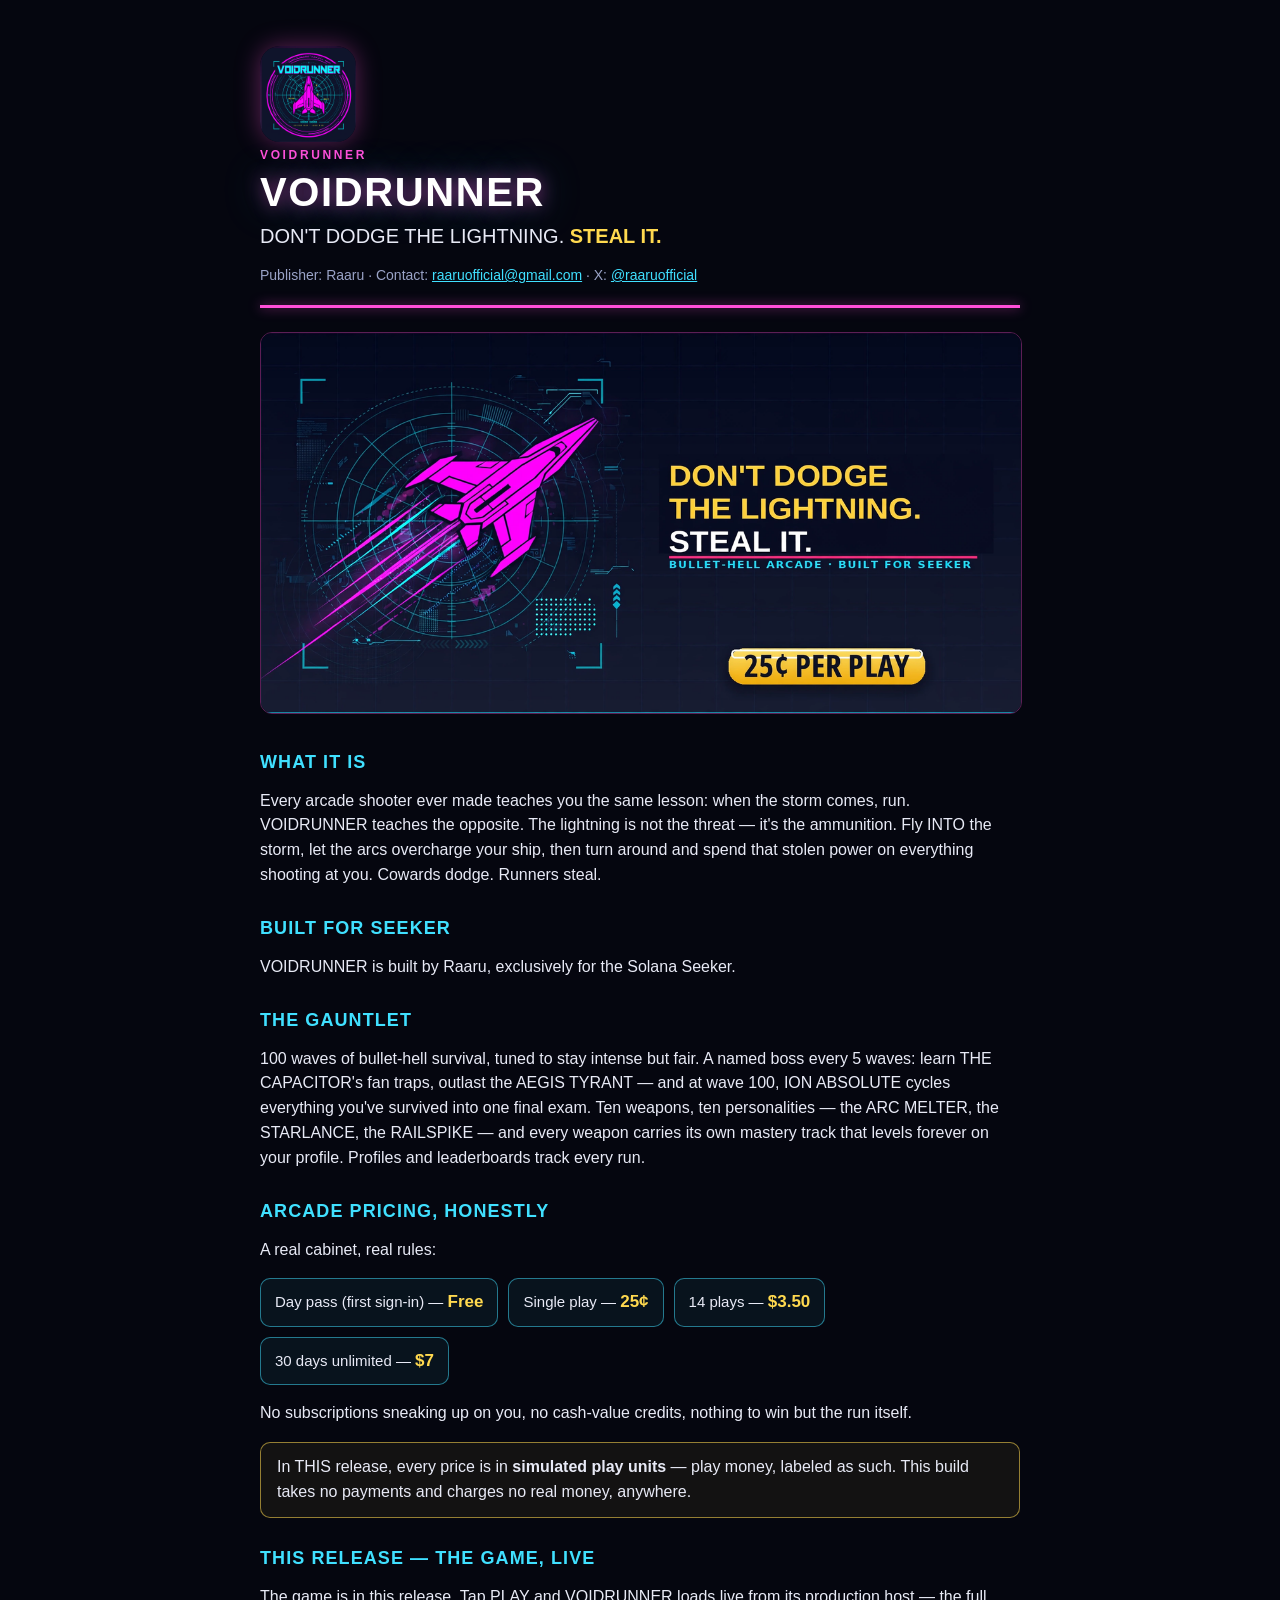
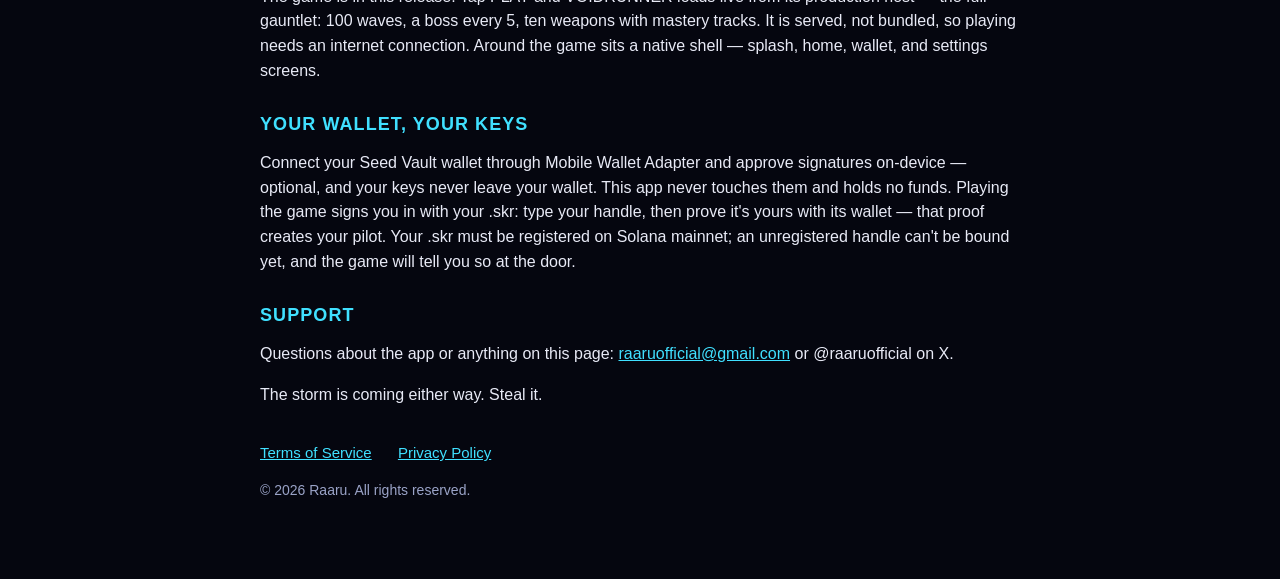
<file: docs/index.html>
<!DOCTYPE html>
<html lang="en">
<head>
<meta charset="utf-8">
<meta name="viewport" content="width=device-width, initial-scale=1">
<title>VOIDRUNNER — Don't dodge the lightning. Steal it.</title>
<meta name="description" content="VOIDRUNNER is a bullet-hell arcade survival game built by Raaru exclusively for the Solana Seeker. 25¢ a play. The full game is in this release — tap PLAY and it loads live.">
<link rel="icon" type="image/png" href="icon-512.png">
<style>
  :root { color-scheme: dark; }
  body { background:#05060f; color:#e8eaf6; font-family: Arial, Helvetica, sans-serif; margin:0; }
  main { max-width: 760px; margin: 0 auto; padding: 40px 22px 64px; }
  .kicker { color:#ff4fd8; font-weight:bold; letter-spacing:.22em; font-size:12px; text-transform:uppercase; }
  h1 { font-size: 40px; margin: 8px 0 4px; letter-spacing:.04em; color:#ffffff; text-shadow: 0 0 18px rgba(255,79,216,.55), 0 0 42px rgba(64,224,255,.35); }
  h2 { font-size: 18px; margin: 30px 0 8px; color:#40e0ff; letter-spacing:.06em; text-transform:uppercase; }
  p, li { font-size: 16px; line-height: 1.55; }
  .meta { color:#9aa3c7; font-size: 14px; }
  hr { border: none; border-top: 3px solid #ff4fd8; margin: 18px 0 6px; box-shadow: 0 0 12px rgba(255,79,216,.6); }
  a { color:#40e0ff; }
  .icon { width: 96px; height: 96px; border-radius: 20px; margin: 6px 0 2px; box-shadow: 0 0 24px rgba(255,79,216,.35); }
  .banner { width: 100%; height: auto; border-radius: 12px; margin: 18px 0 4px; border: 1px solid rgba(255,79,216,.35); }
  .tagline { font-size: 20px; line-height: 1.5; margin: 6px 0 2px; }
  .tagline strong { color:#ffd94f; }
  .prices { display:flex; flex-wrap:wrap; gap:10px; margin: 14px 0 4px; padding:0; list-style:none; }
  .prices li { border:1px solid rgba(64,224,255,.5); border-radius:10px; padding:10px 14px; font-size:15px; background:rgba(64,224,255,.06); }
  .prices li strong { color:#ffd94f; font-size:17px; }
  .honest { border:1px solid rgba(255,217,79,.55); border-radius:10px; padding:12px 16px; background:rgba(255,217,79,.06); }
  .docs { font-size: 15px; margin-top: 34px; }
  .docs a { margin-right: 22px; }
</style>
</head>
<body>
<main>
  <img class="icon" src="icon-512.png" alt="VOIDRUNNER app icon" width="96" height="96">
  <div class="kicker">Voidrunner</div>
  <h1>VOIDRUNNER</h1>
  <p class="tagline">DON'T DODGE THE LIGHTNING. <strong>STEAL IT.</strong></p>
  <p class="meta">Publisher: Raaru · Contact: <a href="mailto:raaruofficial@gmail.com">raaruofficial@gmail.com</a> · X: <a href="https://x.com/raaruofficial">@raaruofficial</a></p>
  <hr>
  <img class="banner" src="banner-25c-v2.png" alt="VOIDRUNNER — 25¢ per play" width="1200" height="600">

  <h2>What it is</h2>
  <p>Every arcade shooter ever made teaches you the same lesson: when the storm comes, run. VOIDRUNNER teaches the opposite. The lightning is not the threat — it's the ammunition. Fly INTO the storm, let the arcs overcharge your ship, then turn around and spend that stolen power on everything shooting at you. Cowards dodge. Runners steal.</p>

  <h2>Built for Seeker</h2>
  <p>VOIDRUNNER is built by Raaru, exclusively for the Solana Seeker.</p>

  <h2>The Gauntlet</h2>
  <p>100 waves of bullet-hell survival, tuned to stay intense but fair. A named boss every 5 waves: learn THE CAPACITOR's fan traps, outlast the AEGIS TYRANT — and at wave 100, ION ABSOLUTE cycles everything you've survived into one final exam. Ten weapons, ten personalities — the ARC MELTER, the STARLANCE, the RAILSPIKE — and every weapon carries its own mastery track that levels forever on your profile. Profiles and leaderboards track every run.</p>

  <h2>Arcade pricing, honestly</h2>
  <p>A real cabinet, real rules:</p>
  <ul class="prices">
    <li>Day pass (first sign-in) — <strong>Free</strong></li>
    <li>Single play — <strong>25¢</strong></li>
    <li>14 plays — <strong>$3.50</strong></li>
    <li>30 days unlimited — <strong>$7</strong></li>
  </ul>
  <p>No subscriptions sneaking up on you, no cash-value credits, nothing to win but the run itself.</p>
  <p class="honest">In THIS release, every price is in <strong>simulated play units</strong> — play money, labeled as such. This build takes no payments and charges no real money, anywhere.</p>

  <h2>This release — the game, live</h2>
  <p>The game is in this release. Tap PLAY and VOIDRUNNER loads live from its production host — the full gauntlet: 100 waves, a boss every 5, ten weapons with mastery tracks. It is served, not bundled, so playing needs an internet connection. Around the game sits a native shell — splash, home, wallet, and settings screens.</p>

  <h2>Your wallet, your keys</h2>
  <p>Connect your Seed Vault wallet through Mobile Wallet Adapter and approve signatures on-device — optional, and your keys never leave your wallet. This app never touches them and holds no funds. Playing the game signs you in with your .skr: type your handle, then prove it's yours with its wallet — that proof creates your pilot. Your .skr must be registered on Solana mainnet; an unregistered handle can't be bound yet, and the game will tell you so at the door.</p>

  <h2>Support</h2>
  <p>Questions about the app or anything on this page: <a href="mailto:raaruofficial@gmail.com">raaruofficial@gmail.com</a> or @raaruofficial on X.</p>
  <p>The storm is coming either way. Steal it.</p>

  <p class="docs"><a href="https://muse.ai/s/voidrunner-terms-of-service-ei6vxqtxkxmmco/YlkZ14ZOJRnz9gtyq9zh4Osd0NxA1KsbHwy3a7jfmQ8">Terms of Service</a> <a href="https://muse.ai/s/voidrunner-privacy-policy-vxa6vxfxbyxqa2p/YFyKb8Ktbd3SqsKcAhw77uCkhFCoQjU25MxZoJDp7xw">Privacy Policy</a></p>
  <p class="meta">© 2026 Raaru. All rights reserved.</p>
</main>
</body>
</html>
</file>
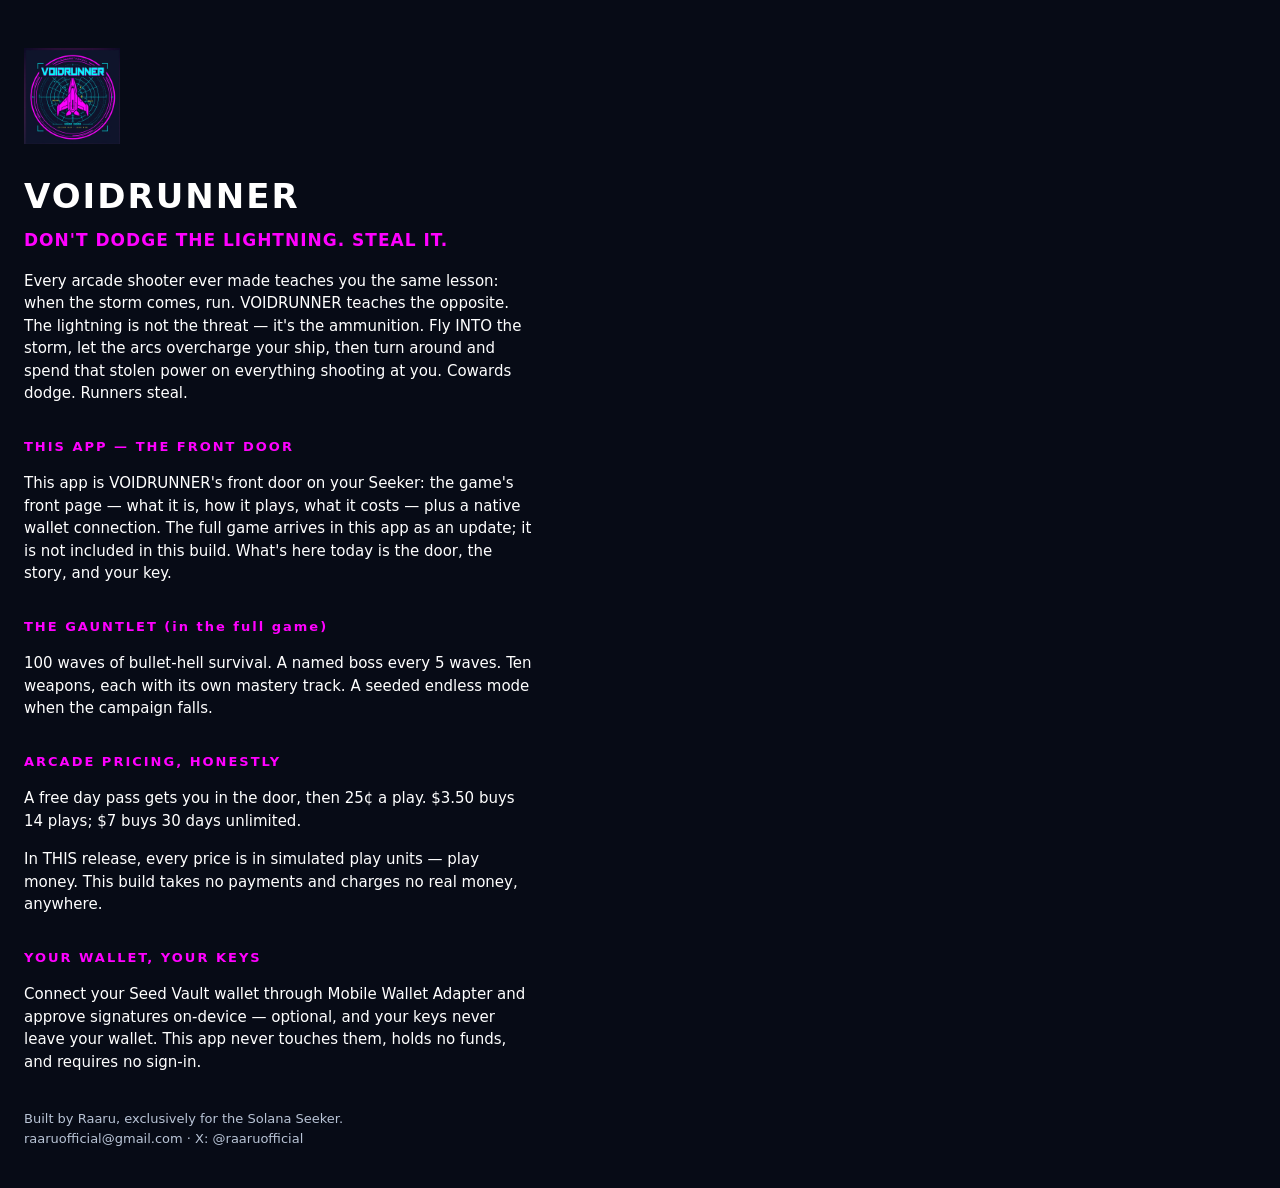
<file: app/src/main/assets/game/index.html>
<!DOCTYPE html>
<html lang="en">
<head>
<meta charset="utf-8">
<meta name="viewport" content="width=device-width, initial-scale=1, viewport-fit=cover">
<title>VOIDRUNNER</title>
<style>
  :root { color-scheme: dark; }
  * { margin: 0; padding: 0; box-sizing: border-box; }
  body {
    background: #070B16; color: #FFFFFF;
    font-family: system-ui, -apple-system, "Segoe UI", Roboto, sans-serif;
    padding: 48px 24px 40px; line-height: 1.5;
  }
  .emblem { width: 96px; height: 96px; }
  h1 { font-size: 34px; letter-spacing: 2px; margin-top: 20px; }
  .tag { color: #FF01FF; font-size: 17px; margin-top: 6px; font-weight: 700; letter-spacing: 1px; }
  p { color: #FFFFFF; font-size: 15px; margin-top: 16px; max-width: 34em; }
  .dim { color: #B9C4D6; font-size: 13px; }
  h2 { font-size: 13px; letter-spacing: 2px; color: #FF01FF; margin-top: 32px; }
  .foot { margin-top: 36px; }
</style>
</head>
<body>
  <img class="emblem" src="icon-512.png" alt="VOIDRUNNER emblem">
  <h1>VOIDRUNNER</h1>
  <p class="tag">DON'T DODGE THE LIGHTNING. STEAL IT.</p>

  <p>Every arcade shooter ever made teaches you the same lesson: when the storm
  comes, run. VOIDRUNNER teaches the opposite. The lightning is not the
  threat — it's the ammunition. Fly INTO the storm, let the arcs overcharge
  your ship, then turn around and spend that stolen power on everything
  shooting at you. Cowards dodge. Runners steal.</p>

  <h2>THIS APP — THE FRONT DOOR</h2>
  <p>This app is VOIDRUNNER's front door on your Seeker: the game's front page —
  what it is, how it plays, what it costs — plus a native wallet connection.
  The full game arrives in this app as an update; it is not included in this
  build. What's here today is the door, the story, and your key.</p>

  <h2>THE GAUNTLET (in the full game)</h2>
  <p>100 waves of bullet-hell survival. A named boss every 5 waves. Ten weapons,
  each with its own mastery track. A seeded endless mode when the campaign
  falls.</p>

  <h2>ARCADE PRICING, HONESTLY</h2>
  <p>A free day pass gets you in the door, then 25&cent; a play. $3.50 buys 14 plays;
  $7 buys 30 days unlimited.</p>
  <p>In THIS release, every price is in simulated play units — play money. This
  build takes no payments and charges no real money, anywhere.</p>

  <h2>YOUR WALLET, YOUR KEYS</h2>
  <p>Connect your Seed Vault wallet through Mobile Wallet Adapter and approve
  signatures on-device — optional, and your keys never leave your wallet.
  This app never touches them, holds no funds, and requires no sign-in.</p>

  <p class="foot dim">Built by Raaru, exclusively for the Solana Seeker.<br>
  raaruofficial@gmail.com &middot; X: @raaruofficial</p>
</body>
</html>
</file>
